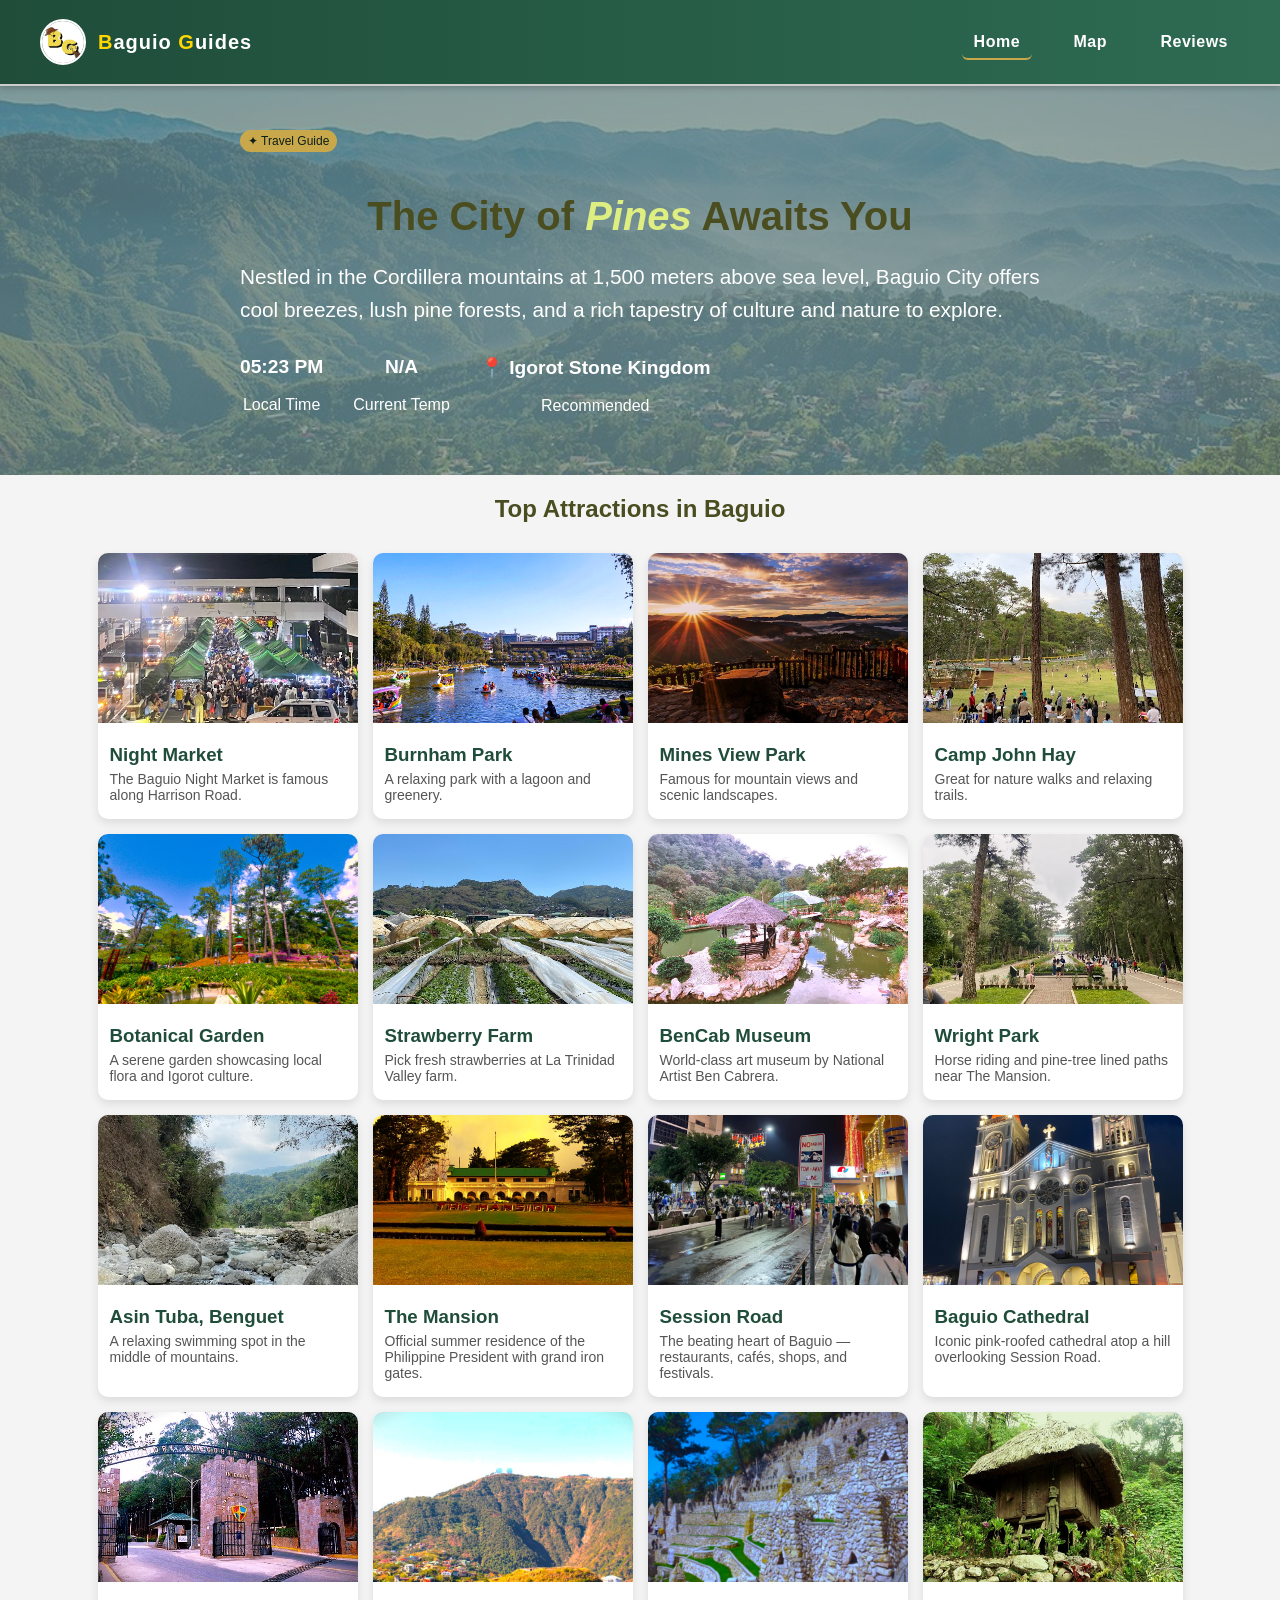
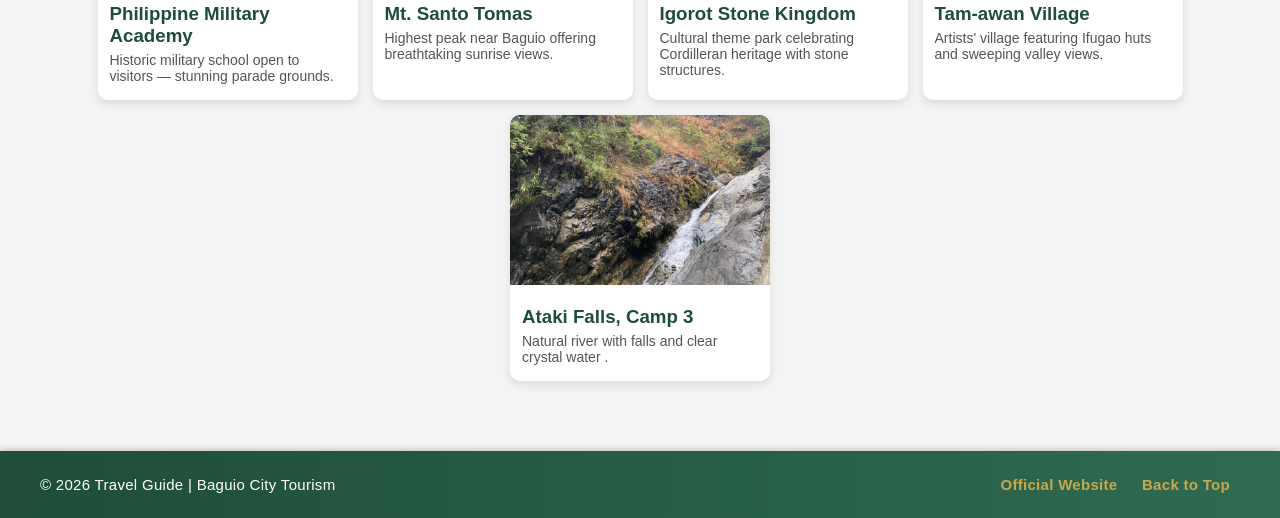
<file: index.html>
<!DOCTYPE html>
<html>
<head>
  <title>Baguio Home</title><!-- For the title -->
  <link rel="stylesheet" href="style.css"> <!-- This is for the style/css -->
</head>
<body>

<nav>
  <div class="nav-left">
    <img src="Logo.png" class="logo"> <!-- This is for the logo -->
    <h1 class="site-name">
      <span class="highlight-b">B</span>aguio <!-- This is for the highlight of the letter B -->
      <span class="highlight-g">G</span>uides <!-- This is for the highlight of the letter g -->
    </h1>
  </div>
  <div class="nav-right">
    <a href="index.html" class="active-page">Home</a> <!-- This is for the home page in navigation, active page for the user to see when viewing this page-->
    <a href="map.html">Map</a> <!-- This is for the Map page in navigation -->
    <a href="review.html">Reviews</a> <!-- This is for the reviews page in navigation -->
  </div>
</nav>


<div class="hero">
  <div class="hero-content">
    <span class="hero-tag">✦ Travel Guide</span> <!-- This is for the small icon -->
    <h1>The City of <em>Pines</em> Awaits You</h1> <!-- This is for the header Text -->
    <p>Nestled in the Cordillera mountains at 1,500 meters above sea level, <!-- This is for the paragraph-->
      Baguio City offers cool breezes, lush pine forests, and a rich tapestry of culture and nature to explore.</p>
      
      <div class="hero-stats"> <!-- This class is for the little features below -->
      <div>
        <strong id="time">--:--</strong><br> <!-- This is for the local time feature -->
        Local Time
      </div>
      <div>
        <strong id="weather-temp">--°C</strong><br> <!-- This is for the real time weather temp feature -->
        Current Temp
      </div>
      <div>
        <strong id="spot">--</strong><br> <!-- This is for the recomended place feature -->
        Recommended
      </div>
    </div>
  </div>
</div>

<h2>Top Attractions in Baguio</h2> <!-- Section header -->

<div class="cards"> <!-- Container for all cards -->

  <div class="card" onclick="openModal('nightmarket')"> <!-- Small card, opens modal when clicked -->
    <img src="night.jpg" alt="Night Market"> <!-- Image shown on the card -->
    <div class="card-content"> <!-- Holds the text content of the card -->
      <h3>Night Market</h3> <!-- Name of the place -->
      <p>The Baguio Night Market is famous along Harrison Road.</p> <!-- Short description about the place -->
    </div>
  </div>


  <div class="card" onclick="openModal('burnham')"> 
    <img src="burn.png" alt="Burnham Park"> 
    <div class="card-content"> 
      <h3>Burnham Park</h3> 
      <p>A relaxing park with a lagoon and greenery.</p> 
    </div>
  </div>

  <div class="card" onclick="openModal('mines')">
    <img src="mines.jpg" alt="Mines View Park">
    <div class="card-content">
      <h3>Mines View Park</h3>
      <p>Famous for mountain views and scenic landscapes.</p>
    </div>
  </div>

  <div class="card" onclick="openModal('campjohnhay')">
    <img src="camp.jpg" alt="Camp John Hay">
    <div class="card-content">
      <h3>Camp John Hay</h3>
      <p>Great for nature walks and relaxing trails.</p>
    </div>
  </div>

  <div class="card" onclick="openModal('botanical')">
    <img src="botanical.jpeg" alt="Botanical Garden">
    <div class="card-content">
      <h3>Botanical Garden</h3>
      <p>A serene garden showcasing local flora and Igorot culture.</p>
    </div>
  </div>

  <div class="card" onclick="openModal('strawberry')">
    <img src="strawberry.jpg" alt="Strawberry Farm">
    <div class="card-content">
      <h3>Strawberry Farm</h3>
      <p>Pick fresh strawberries at La Trinidad Valley farm.</p>
    </div>
  </div>

  <div class="card" onclick="openModal('bencab')">
    <img src="bencab.jpg" alt="BenCab Museum">
    <div class="card-content">
      <h3>BenCab Museum</h3>
      <p>World-class art museum by National Artist Ben Cabrera.</p>
    </div>
  </div>

  <div class="card" onclick="openModal('wright')">
    <img src="wright.jpg" alt="Wright Park">
    <div class="card-content">
      <h3>Wright Park</h3>
      <p>Horse riding and pine-tree lined paths near The Mansion.</p>
    </div>
  </div>

  <div class="card" onclick="openModal('falls')">
    <img src="falls.jpg" alt="Asin Tuba">
    <div class="card-content">
      <h3>Asin Tuba, Benguet</h3>
      <p>A relaxing swimming spot in the middle of mountains.</p>
    </div>
  </div>


  <div class="card" onclick="openModal('mansion')">
    <img src="mansion.jpg" alt="The Mansion">
    <div class="card-content">
      <h3>The Mansion</h3>
      <p>Official summer residence of the Philippine President with grand iron gates.</p>
    </div>
  </div>

  <div class="card" onclick="openModal('session')">
    <img src="session.jpeg" alt="Session Road">
    <div class="card-content">
      <h3>Session Road</h3>
      <p>The beating heart of Baguio — restaurants, cafés, shops, and festivals.</p>
    </div>
  </div>

  <div class="card" onclick="openModal('cathedral')">
    <img src="cathedral.jpeg">
    <div class="card-content">
      <h3>Baguio Cathedral</h3>
      <p>Iconic pink-roofed cathedral atop a hill overlooking Session Road.</p>
    </div>
  </div>

  <div class="card" onclick="openModal('loakan')">
    <img src="pma.jpg" alt="Philippine Military Academy">
    <div class="card-content">
      <h3>Philippine Military Academy</h3>
      <p>Historic military school open to visitors — stunning parade grounds.</p>
    </div>
  </div>

  <div class="card" onclick="openModal('sto_tomas')">
    <img src="tomas.jpg" alt="Mt. Santo Tomas">
    <div class="card-content">
      <h3>Mt. Santo Tomas</h3>
      <p>Highest peak near Baguio offering breathtaking sunrise views.</p>
    </div>
  </div>

  <div class="card" onclick="openModal('igorot')">
    <img src="stone.jpg" alt="Igorot Stone Kingdom">
    <div class="card-content">
      <h3>Igorot Stone Kingdom</h3>
      <p>Cultural theme park celebrating Cordilleran heritage with stone structures.</p>
    </div>
  </div>

  <div class="card" onclick="openModal('tam_awan')">
    <img src="tamawan.jpg" alt="Tam-awan Village">
    <div class="card-content">
      <h3>Tam-awan Village</h3>
      <p>Artists' village featuring Ifugao huts and sweeping valley views.</p>
    </div>
  </div>

  <div class="card" onclick="openModal('ataki')">
    <img src="camp4.jpeg" alt="Ataki Falls">
    <div class="card-content">
      <h3>Ataki Falls, Camp 3</h3>
      <p>Natural river with falls and clear crystal water .</p>
    </div>
  </div>

</div>

<div class="modal-overlay" id="modal-overlay" onclick="closeModal()"></div> <!-- Dark background overlay, closes modal when clicked -->

<div class="modal" id="modal-nightmarket"> <!-- Main modal box for Night Market -->
  <button class="modal-close" onclick="closeModal()">✕</button> <!-- Close button -->
  <img src="night.jpg" alt="Night Market"> <!-- Image of the Night Market -->
  <h2>Baguio Night Market</h2> <!-- Title of the modal -->
  <p><strong>Location:</strong> Harrison Road, Baguio City</p> <!-- Shows the location -->
  <p><strong>Open:</strong> Every night, 10:00 PM – 2:00 AM</p> <!-- Shows the opening hours -->
  <p><strong>About:</strong> The Baguio Night Market stretches along Harrison Road and is one of the most beloved local experiences in the city. You'll find secondhand clothes (ukay-ukay), local street food like taho, kwek-kwek, and isaw, as well as handcrafted souvenirs and accessories at very affordable prices.</p> <!-- Description of the place -->
  <p><strong>Tips:</strong> Bring cash, wear comfortable shoes, and arrive early to get the best picks. Watch your belongings in the crowd.</p> <!-- Helpful tips for visitors -->
  <p><strong>How to get there:</strong> From anywhere in Baguio City, take a jeepney or taxi going to Harrison Road or Burnham Park. It’s within walking distance from Session Road and most central hotels.</p> <!-- Directions to the place -->
  <a href="map.html?spot=nightmarket" class="modal-map-btn">📍 View on Map</a> <!-- Button to view location on map -->
</div>

<div class="modal" id="modal-burnham">
  <button class="modal-close" onclick="closeModal()">✕</button>
  <img src="burn.png" alt="Burnham Park">
  <h2>Burnham Park</h2>
  <p><strong>Location:</strong> Jose Abad Santos Drive, Baguio City</p>
  <p><strong>Open:</strong> Daily, 5:00 AM – 9:00 PM</p>
  <p><strong>About:</strong> Burnham Park is the central park of Baguio City, designed by American architect Daniel Burnham. It features a man-made lagoon where visitors can rent boats, a flower garden, rose garden, bike rentals, and open picnic areas.</p>
  <p><strong>Tips:</strong> Rent a bike and ride around the park. Visit the Rose Garden in the morning when flowers are freshest.</p>
  <p><strong>How to get there:</strong> Located at the city center. Ride any jeepney heading to town proper, Session Road, or Harrison Road. It’s easily accessible by foot from most areas in downtown Baguio.</p>
  <a href="map.html?spot=burnham" class="modal-map-btn">📍 View on Map</a>
</div>

<div class="modal" id="modal-mines">
  <button class="modal-close" onclick="closeModal()">✕</button>
  <img src="mines.jpg" alt="Mines View Park">
  <h2>Mines View Park</h2>
  <p><strong>Location:</strong> Mines View, Baguio City</p>
  <p><strong>Open:</strong> Daily, 6:00 AM – 6:00 PM</p>
  <p><strong>About:</strong> Mines View Park overlooks the old mining town of Itogon and the Cordillera mountain range. The park is lined with souvenir shops selling woodcrafts, silver jewelry, and Baguio ref magnets.</p>
  <p><strong>Tips:</strong> Go early in the morning for the clearest views before the mist rolls in. Bargain politely at the souvenir stalls.</p>
  <p><strong>How to get there:</strong> From Baguio City, ride a jeepney bound for Mines View Park (available at terminals near Session Road). Taxis are also readily available for a quicker trip.</p>
  <a href="map.html?spot=mines" class="modal-map-btn">📍 View on Map</a>
</div>

<div class="modal" id="modal-campjohnhay">
  <button class="modal-close" onclick="closeModal()">✕</button>
  <img src="camp.jpg" alt="Camp John Hay">
  <h2>Camp John Hay</h2>
  <p><strong>Location:</strong> Camp John Hay, Baguio City</p>
  <p><strong>Open:</strong> Daily, 6:00 AM – 10:00 PM</p>
  <p><strong>About:</strong> Camp John Hay is a former American military rest and recreation facility now transformed into a forest reserve and leisure destination. It features pine-forested trails, a golf course, the historical Bell House, restaurants, and a cemetery of negativism.</p>
  <p><strong>Tips:</strong> The forest trails are free to walk. Grab a coffee at one of the cafes inside and enjoy the cool air surrounded by tall pine trees.</p>
  <p><strong>How to get there:</strong> From Baguio City, take a jeepney bound for Camp John Hay or Scout Barrio. You can also take a taxi directly to the main entrance.</p>
  <a href="map.html?spot=campjohnhay" class="modal-map-btn">📍 View on Map</a>
</div>

<div class="modal" id="modal-botanical">
  <button class="modal-close" onclick="closeModal()">✕</button>
  <img src="botanical.jpeg" alt="Botanical Garden">
  <h2>Botanical Garden</h2>
  <p><strong>Location:</strong> Leonard Wood Road, Baguio City</p>
  <p><strong>Open:</strong> Daily, 6:00 AM – 6:00 PM | Free Entrance</p>
  <p><strong>About:</strong> Baguio's Botanical Garden is a peaceful green space that celebrates both the natural beauty of the region and the indigenous Igorot culture. You can find life-sized Igorot village displays, native plant collections, and quiet walking paths.</p>
  <p><strong>Tips:</strong> Entrance is free! It's a great stop for a quiet morning walk. Look for the native huts that demonstrate traditional mountain province architecture.</p>
  <p><strong>How to get there:</strong> Ride a jeepney from town heading to Pacdal, Mines View, or Navy Base. Ask the driver to drop you off at Botanical Garden.</p>
  <a href="map.html?spot=botanical" class="modal-map-btn">📍 View on Map</a>
</div>

<div class="modal" id="modal-strawberry">
  <button class="modal-close" onclick="closeModal()">✕</button>
  <img src="strawberry.jpg" alt="Strawberry Farm">
  <h2>Strawberry Farm</h2>
  <p><strong>Location:</strong> La Trinidad, Benguet (near Baguio)</p>
  <p><strong>Open:</strong> Daily, 6:00 AM – 5:00 PM</p>
  <p><strong>About:</strong> The La Trinidad Strawberry Farm is one of the most popular side trips from Baguio City. Visitors can walk through rows of strawberry plants and pick their own fresh berries. The farm is especially lush from December to May.</p>
  <p><strong>Tips:</strong> The picking season peaks from January to March. Wear shoes you don't mind getting muddy.</p>
  <p><strong>How to get there:</strong> From Baguio City, ride a jeepney bound for La Trinidad (available at Magsaysay Avenue). Ask to be dropped off at Strawberry Farm.</p>
  <a href="map.html?spot=strawberry" class="modal-map-btn">📍 View on Map</a>
</div>

<div class="modal" id="modal-bencab">
  <button class="modal-close" onclick="closeModal()">✕</button>
  <img src="bencab.jpg" alt="BenCab Museum">
  <h2>BenCab Museum</h2>
  <p><strong>Location:</strong> Asin Road, Tuba, Benguet (near Baguio)</p>
  <p><strong>Open:</strong> Tuesday – Sunday, 9:00 AM – 6:00 PM</p>
  <p><strong>About:</strong> The BenCab Museum is a world-class art museum dedicated to the works of National Artist Benedicto Cabrera (BenCab) and other Filipino artists. The museum is built into a hillside surrounded by lush gardens and a small lake.</p>
  <p><strong>Tips:</strong> Allow at least 2–3 hours to fully explore. The outdoor garden and lake area are just as beautiful as the galleries inside.</p>
  <p><strong>How to get there:</strong> From Baguio City, ride a jeepney bound for Asin Road. Ask to be dropped off at BenCab Museum. You may need a short tricycle ride for the final stretch.</p>
  <a href="map.html?spot=bencab" class="modal-map-btn">📍 View on Map</a>
</div>

<div class="modal" id="modal-wright">
  <button class="modal-close" onclick="closeModal()">✕</button>
  <img src="wright.jpg" alt="Wright Park">
  <h2>Wright Park</h2>
  <p><strong>Location:</strong> Gibraltar Road, Baguio City</p>
  <p><strong>Open:</strong> Daily, 6:00 AM – 6:00 PM</p>
  <p><strong>About:</strong> Wright Park is a wide open field famous for horseback riding, located right beside The Mansion. The park features a long reflecting pool lined with tall pine trees, making it one of the most scenic spots in Baguio.</p>
  <p><strong>Tips:</strong> Try horseback riding early in the morning. Don't forget to visit The Mansion gate nearby for a great photo opportunity.</p>
  <p><strong>How to get there:</strong> Ride a jeepney bound for Mines View Park or Pacdal from Baguio City. Ask to be dropped off at Wright Park.</p>
  <a href="map.html?spot=wright" class="modal-map-btn">📍 View on Map</a>
</div>

<div class="modal" id="modal-falls">
  <button class="modal-close" onclick="closeModal()">✕</button>
  <img src="falls.jpg" alt="Asin Tuba">
  <h2>Asin Tuba, Benguet</h2>
  <p><strong>Location:</strong> Asin Rd, Tuba Benguet</p>
  <p><strong>Open:</strong> Daily, 6:00 AM – 6:00 PM</p>
  <p><strong>About:</strong> This swimming spot is nestled in the heart of the mountains and is well known for its refreshingly cold and crystal-clear waters, especially during the hot season.</p>
  <p><strong>Tips:</strong> Bring towels, as the water can be quite cold especially during the colder months.</p>
  <p><strong>How to get there:</strong> From Baguio City, ride a jeepney bound for Asin Road. Ask to be dropped off at the nearest resort or falls area. A short tricycle ride may be needed depending on your exact destination.</p>
  <a href="map.html?spot=asin" class="modal-map-btn">📍 View on Map</a>
</div>


<div class="modal" id="modal-mansion">
  <button class="modal-close" onclick="closeModal()">✕</button>
  <img src="mansion.jpg" alt="The Mansion">
  <h2>The Mansion</h2>
  <p><strong>Location:</strong> Gibraltar Road, Baguio City</p>
  <p><strong>Open:</strong> Daily, 7:00 AM – 5:00 PM (grounds only)</p>
  <p><strong>About:</strong> The Mansion is the official summer residence of the President of the Philippines. Its iconic white wrought-iron gate and well-manicured gardens make it one of Baguio's most photographed landmarks. The main house is not open to the public, but the gate area and grounds are a popular photo spot, especially on weekends when guards in formal uniform are on duty.</p>
  <p><strong>Tips:</strong> Combine this visit with Wright Park next door. Morning visits offer the best lighting for photos. Entrance to the gate area is free.</p>
  <p><strong> How to get there:</strong> From Session Road or Burnham Park, ride a jeepney with a "Loakan" or "Wright Park" route. Alight near the Wright Park stop — The Mansion gate is a short walk uphill.</p>
  <a href="map.html?spot=mansion" class="modal-map-btn">📍 View on Map</a>
</div>


<div class="modal" id="modal-session">
  <button class="modal-close" onclick="closeModal()">✕</button>
  <img src="session.jpeg" alt="Session Road">
  <h2>Session Road</h2>
  <p><strong>Location:</strong> Session Road, Baguio City (city center)</p>
  <p><strong>Open:</strong> 24/7 (most shops open 8:00 AM – 10:00 PM)</p>
  <p><strong>About:</strong> Session Road is the main commercial thoroughfare and cultural center of Baguio City. Lined with restaurants, coffee shops, boutiques, bookstores, and art galleries, it's the perfect place to experience Baguio's urban energy. Every April during Panagbenga Festival, the road transforms into a parade route filled with floats decorated in flowers.</p>
  <p><strong>Tips:</strong> Walk the entire stretch (about 1 km) to soak it all in. Visit on a Sunday when part of the road closes to traffic for the "Session in Session" market. Try local coffee at one of the many charming cafés.</p>
  <p><strong> How to get there:</strong> Session Road is Baguio's central hub — almost all jeepney routes pass through here. From the bus terminal (Dangwa or Victory Liner), take any jeepney marked "Session Road" or "City Center."</p>
  <a href="map.html?spot=session" class="modal-map-btn">📍 View on Map</a>
</div>


<div class="modal" id="modal-cathedral">
  <button class="modal-close" onclick="closeModal()">✕</button>
  <img src="cathedral.jpeg" alt="Baguio Cathedral">
  <h2>Baguio Cathedral</h2>
  <p><strong>Location:</strong> Upper Session Road, Baguio City</p>
  <p><strong>Open:</strong> Daily, 6:00 AM – 8:00 PM (masses held throughout the day)</p>
  <p><strong>About:</strong> Our Lady of the Atonement Cathedral — popularly known as Baguio Cathedral — is one of the most recognizable landmarks in the city. Perched on a hill at the top of Session Road, its twin pink spires and bright white facade stand out against the green hillside. The cathedral was built in 1936 and is a spiritual and cultural anchor for the city.</p>
  <p><strong>Tips:</strong> Climb the long staircase from Session Road for a classic Baguio photo. Attend an early morning mass for a peaceful and inspiring experience. The view from the cathedral steps looking down Session Road is spectacular.</p>
  <p><strong> How to get there:</strong> Walk up from Session Road — the cathedral is at the top of the road. Alternatively, take any jeepney heading to "Mines View" or "Dominican" and ask to be dropped at the cathedral steps.</p>
  <a href="map.html?spot=cathedral" class="modal-map-btn">📍 View on Map</a>
</div>


<div class="modal" id="modal-loakan">
  <button class="modal-close" onclick="closeModal()">✕</button>
  <img src="pma.jpg" alt="Philippine Military Academy">
  <h2>Philippine Military Academy</h2>
  <p><strong>Location:</strong> Fort Del Pilar, Loakan, Baguio City</p>
  <p><strong>Open:</strong> Daily, 8:00 AM – 5:00 PM (visitor access; valid ID required)</p>
  <p><strong>About:</strong> The Philippine Military Academy (PMA) is the premier military university of the Philippines, training the country's future military officers. Visitors are welcome in designated areas, including the parade ground, the chapel, and the PMA museum. The beautifully maintained campus amid the pine forests of Loakan is a sight to behold.</p>
  <p><strong>Tips:</strong> Bring a valid government-issued ID for entry. Visit during the Homecoming parade (usually February) to see cadets in full dress uniform. Photography restrictions apply inside — always ask before shooting.</p>
  <p><strong> How to get there:</strong> From Session Road or Burnham Park, ride a jeepney with the "Loakan" route. Tell the driver you're heading to PMA — it's the last major stop on that route.</p>
  <a href="map.html?spot=loakan" class="modal-map-btn">📍 View on Map</a>
</div>


<div class="modal" id="modal-sto_tomas">
  <button class="modal-close" onclick="closeModal()">✕</button>
  <img src="tomas.jpg" alt="Mt. Santo Tomas">
  <h2>Mt. Santo Tomas</h2>
  <p><strong>Location:</strong> Tuba, Benguet (near Baguio City)</p>
  <p><strong>Open:</strong> Best visited at sunrise; accessible by road anytime</p>
  <p><strong>About:</strong> At 2,260 meters above sea level, Mt. Santo Tomas is the highest peak accessible by vehicle near Baguio City. On clear days, the summit offers a sweeping panorama of the Cordillera mountain range, the Ilocos coastline, and even parts of the South China Sea. A communications tower sits at the summit, and the trails around the mountain are popular among hikers.</p>
  <p><strong>Tips:</strong> Go before 6:00 AM for a clear sunrise. Bring a jacket — temperatures near the summit can drop to single digits at night. You can rent a motorbike or arrange a jeepney from Baguio proper for the drive up.</p>
  <p><strong> How to get there:</strong> From Baguio City (Kayang Street terminal), take a jeepney bound for "Sto. Tomas" in Tuba, Benguet. Alternatively, hire a tricycle from the Loakan area or arrange a private vehicle for the summit road.</p>
  <a href="map.html?spot=sto_tomas" class="modal-map-btn">📍 View on Map</a>
</div>


<div class="modal" id="modal-igorot">
  <button class="modal-close" onclick="closeModal()">✕</button>
  <img src="stone.jpg" alt="Igorot Stone Kingdom">
  <h2>Igorot Stone Kingdom</h2>
  <p><strong>Location:</strong> Outlook Drive, Baguio City</p>
  <p><strong>Open:</strong> Daily, 8:00 AM – 6:00 PM | Entrance fee applies</p>
  <p><strong>About:</strong> The Igorot Stone Kingdom is a cultural theme park and resort that celebrates the rich heritage of the Cordilleran indigenous peoples. The park features impressive stone structures, tribal sculptures, and architecture inspired by Igorot traditions. It offers hands-on cultural experiences, photo spots, and panoramic mountain views from Outlook Drive.</p>
  <p><strong>Tips:</strong> Great for family visits and cultural immersion. Wear comfortable walking shoes as the terrain is hilly. Try the local Cordilleran snacks at the park's food stalls.</p>
  <p><strong> How to get there:</strong> From Session Road, take a jeepney heading toward "Outlook Drive" or "Dominican Hill." Ask the driver or conductor to drop you off at Igorot Stone Kingdom — it's along the main Outlook Drive road.</p>
  <a href="map.html?spot=igorot" class="modal-map-btn">📍 View on Map</a>
</div>


<div class="modal" id="modal-tam_awan">
  <button class="modal-close" onclick="closeModal()">✕</button>
  <img src="tamawan.jpg" alt="Tam-awan Village">
  <h2>Tam-awan Village</h2>
  <p><strong>Location:</strong> Long Long Benguet Road, Pinsao Proper, Baguio City</p>
  <p><strong>Open:</strong> Daily, 9:00 AM – 6:00 PM | Entrance fee applies</p>
  <p><strong>About:</strong> Tam-awan Village is a living arts and culture village set on a hillside with breathtaking views of the Baguio valley. It features authentic Ifugao and Kalinga huts brought from mountain provinces, art galleries showcasing indigenous and contemporary Filipino art, and workshops for visitors. Local artists often set up here and the village regularly hosts cultural events and performances.</p>
  <p><strong>Tips:</strong> Check their Facebook page for upcoming art shows or workshops. Visitors can stay overnight in the traditional huts for a unique experience. The valley view is best in the late afternoon.</p>
  <p><strong> How to get there:</strong> From Session Road, take a jeepney to "Trancoville" or "Dominican." Then ride a tricycle from there to Tam-awan Village — it's about 10–15 minutes uphill from the main jeepney route.</p>
  <a href="map.html?spot=tam_awan" class="modal-map-btn">📍 View on Map</a>
</div>


<div class="modal" id="modal-ataki">
  <button class="modal-close" onclick="closeModal()">✕</button>
  <img src="camp4.jpeg" alt="Ataki Falls">
  <h2>Ataki Falls, Camp 3</h2>
  <p><strong>Location:</strong> Ataki falls, Camp 3, Tuba, Benguet (along Kennon Road, near Baguio City)</p>
  <p><strong>Open:</strong> Accessible daily; best visited during daylight hours (no entrance fee for general area)</p>
  <p><strong>About:</strong> Camp 3 in Tuba, Benguet is a historic and scenic stop along Kennon Road, known for its cool mountain air, lush pine surroundings, and proximity to iconic landmarks like Lion’s Head. It serves as a gateway between the lowlands and Baguio City, offering visitors a peaceful resting spot with views of forested slopes and winding mountain roads.</p>
  <p><strong>Tips:</strong> Bring a jacket as the area can get chilly, especially in the early morning or late afternoon. Be cautious when walking near the roadside, as vehicles frequently pass through Kennon Road. It’s a great quick stop for photos and fresh air.</p>
  <p><strong>How to get there:</strong> From Baguio City, take a van or jeep bound for Kennon Road or Pangasinan via Kennon. Ask to be dropped off at Camp 4. If coming from the lowlands, it’s one of the last stops before reaching Baguio. Private vehicles can easily access the area via Kennon Road.</p>
  <a href="map.html?spot=ataki" class="modal-map-btn">📍 View on Map</a>
</div>

<footer> <!-- Footer section -->
  <p>&copy; 2026 Travel Guide | Baguio City Tourism</p> <!-- Copyright text -->
  <p>
    <a href="https://www.baguio.gov.ph" target="_blank">Official Website</a> <!-- Link to official Baguio website (opens new tab) -->
    <a href="#">Back to Top</a> <!-- Scrolls back to the top of the page -->
  </p>

</footer>

<script> <!-- Javascript section -->

  function openModal(id) {
    document.getElementById('modal-overlay').style.display = 'block'; // Show dark background
    document.getElementById('modal-' + id).style.display = 'block'; // Show selected modal
    document.body.style.overflow = 'hidden'; // Stop page scroll
  }
  
  function closeModal() {
    document.getElementById('modal-overlay').style.display = 'none'; // Hide background
    document.querySelectorAll('.modal').forEach(function(m) {
      m.style.display = 'none'; // Hide all modals
    });
    document.body.style.overflow = 'auto'; // Enable scroll
  }
  
  document.addEventListener('keydown', function(e) {
    if (e.key === 'Escape') closeModal(); // Close modal on ESC
  });
  
  (function () { // Auto run when page loads
  
    // Get weather data
    fetch("https://api.open-meteo.com/v1/forecast?latitude=16.4023&longitude=120.5960&current_weather=true")
      .then(response => response.json())
      .then(data => {
        var temp = Math.round(data.current_weather.temperature); // Get temp
        document.getElementById("weather-temp").textContent = temp + "°C"; // Show temp
      })
      .catch(() => {
        document.getElementById("weather-temp").textContent = "N/A"; // Error fallback
      });
  
    // List of tourist spots
    var spots = [
      "Night Market","Burnham Park","Mines View Park","Camp John Hay",
      "Botanical Garden","Strawberry Farm","BenCab Museum","Wright Park",
      "Asin Tuba, Benguet","The Mansion","Session Road","Baguio Cathedral",
      "Philippine Military Academy","Mt. Santo Tomas",
      "Igorot Stone Kingdom","Tam-awan Village","Ataki Falls"
    ];
  
    var random = Math.floor(Math.random() * spots.length); // Pick random spot
    document.getElementById("spot").textContent = "📍 " + spots[random]; // Show spot
  
    setInterval(() => { // Update time every second
      var now = new Date(); // Get time
      document.getElementById("time").textContent =
        now.toLocaleTimeString([], { hour: '2-digit', minute: '2-digit' }); // Show time
    }, 1000);
  
  })();
</script>
</body>
</html>
</file>
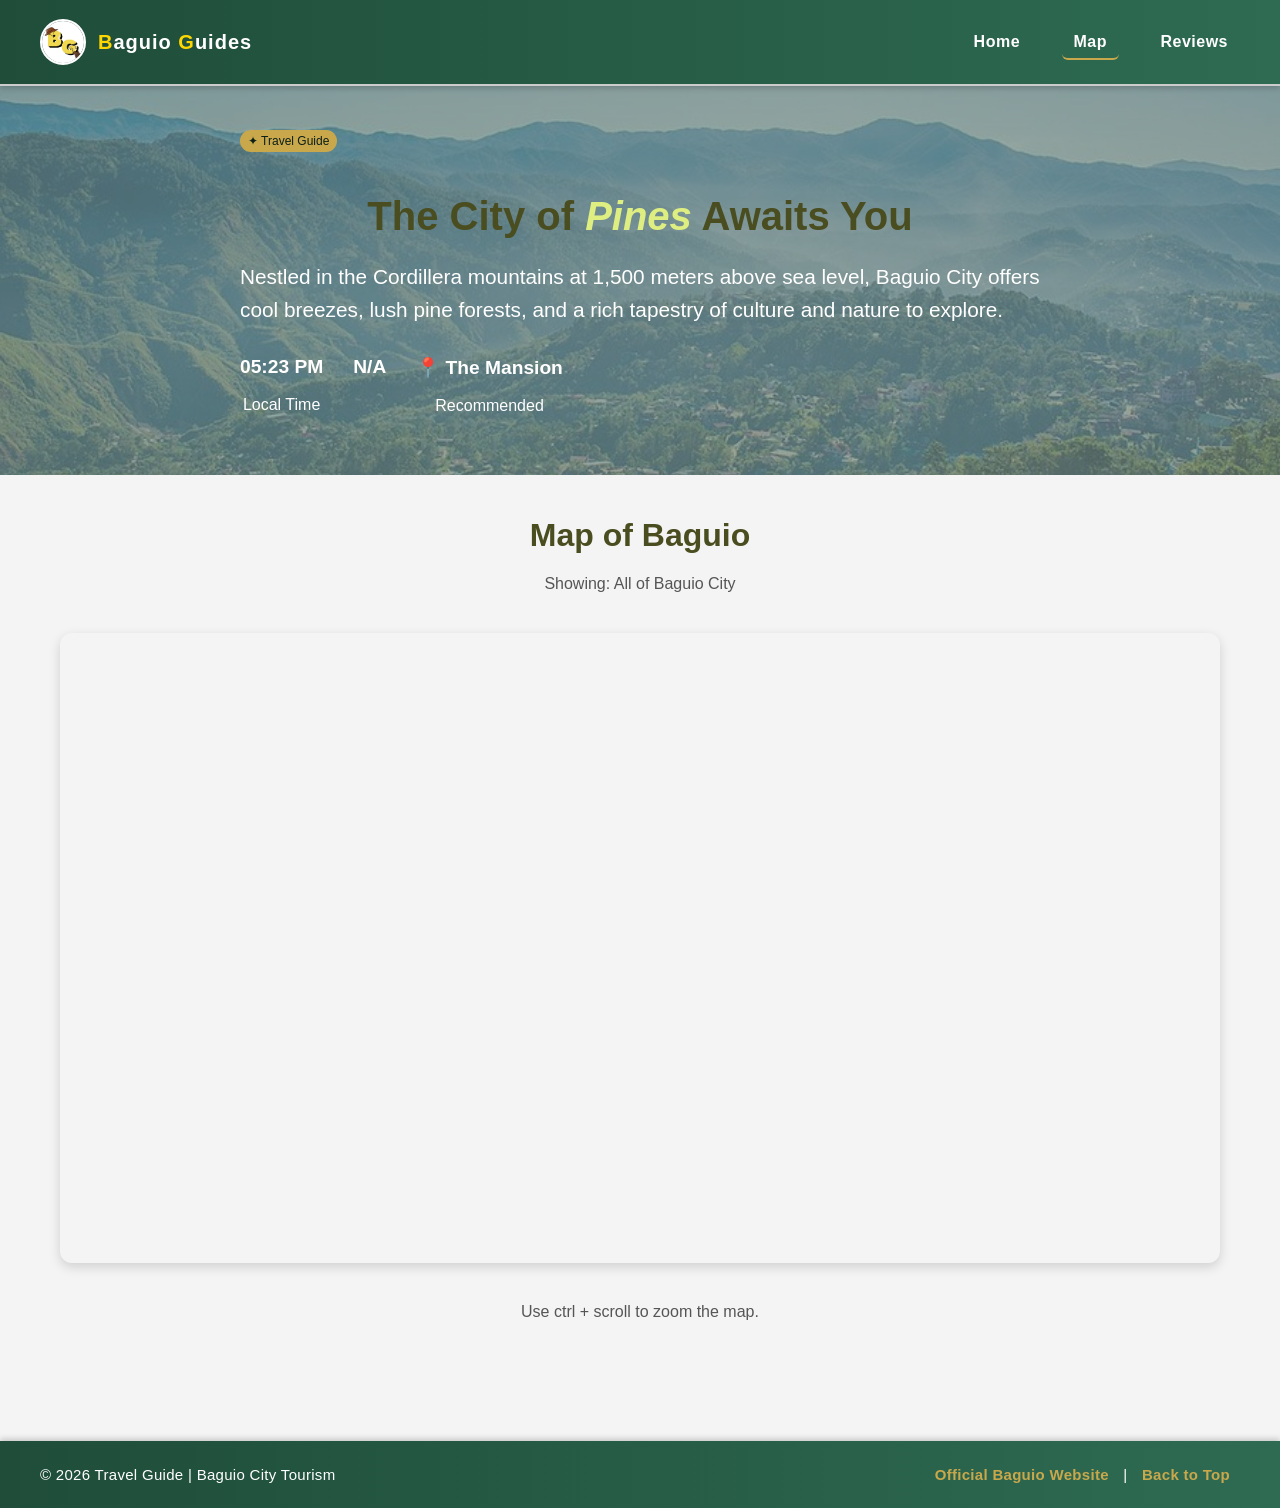
<file: map.html>
<!DOCTYPE html>
<html>
<head>
  <title>Baguio Map</title><!-- For the title -->
  <link rel="stylesheet" href="style.css"> <!-- This is for the style/css -->
</head>
<body>

  <nav>
    <div class="nav-left">
      <img src="Logo.png" class="logo"> <!-- This is for the logo -->
      <h1 class="site-name">
        <span class="highlight-b">B</span>aguio <!-- This is for the highlight of the letter B -->
        <span class="highlight-g">G</span>uides <!-- This is for the highlight of the letter g -->
      </h1>
    </div>

  <div class="nav-right">
    <a href="index.html">Home</a> <!-- This is for the home page in navigation -->
    <a href="map.html" class="active-page">Map</a> <!-- This is for the Map page in navigation, active page for the user to see when viewing this page -->
    <a href="review.html">Reviews</a> <!-- This is for the reviews page in navigation -->
  </div>
</nav>
<div class="hero"> <!-- Hero section (top banner) -->
  <div class="hero-content"> <!-- Text inside hero -->
    <span class="hero-tag">✦ Travel Guide</span> <!-- Small label -->
    <h1>The City of <em>Pines</em> Awaits You</h1> <!-- Main title -->
    <p>
      Nestled in the Cordillera mountains at 1,500 meters above sea level,
      Baguio City offers cool breezes, lush pine forests, and a rich tapestry of culture and nature to explore.
    </p> <!-- Description -->
    <div class="hero-stats"> 
      <div>
        <strong id="time">--:--</strong><br> <!-- This is for the local time feature -->
        Local Time
      </div>
      <div>
        <strong id="weather-temp">--°C</strong><br> <!-- This is for the real time weather temp feature -->
      </div>
      <div>
        <strong id="spot">--</strong><br> <!-- This is for the recomended place feature -->
        Recommended
      </div>

    </div>
  </div>
</div>

<div class="container"> <!-- Section for map title -->
  <h1 id="map-title">Map of Baguio</h1> <!-- Map title -->

  <p id="map-subtitle" style="text-align:center; color:#555; margin-bottom: 20px;">
    Showing: All of Baguio City
  </p> <!-- Subtitle -->
</div>

<div class="map-wrapper"> <!-- Holds the map -->
  <iframe
    id="map-frame"
    src="https://www.google.com/maps?q=Baguio+City&output=embed"> <!-- Google map link -->
  </iframe> <!-- Google map embed -->
</div>

<div class="container"> <!-- Bottom section -->
  
  <p style="text-align:center; color:#555; margin-bottom: 20px;">
    Use ctrl + scroll to zoom the map. <!-- Text for instruction -->
  </p> 

  <div class="spot-list"></div> <!-- List of places will appear here -->

</div>

<footer>
  <p>&copy; 2026 Travel Guide | Baguio City Tourism</p> <!-- Copyright text -->
  <p>
    <a href="https://www.baguio.gov.ph" target="_blank">Official Baguio Website</a> | <!-- Link to official Baguio website (opens new tab) -->
    <a href="#">Back to Top</a> <!-- Scrolls back to the top of the page -->
  </p>
</footer>

<script>
  // List of tourist spot
  var spots = {
    nightmarket:  { name: 'Night Market',       query: 'Baguio+Night+Market+Harrison+Road+Baguio+City' },
    burnham:      { name: 'Burnham Park',        query: 'Burnham+Park+Baguio+City' },
    mines:        { name: 'Mines View Park',     query: 'Mines+View+Park+Baguio+City' },
    campjohnhay:  { name: 'Camp John Hay',       query: 'Camp+John+Hay+Baguio+City' },
    botanical:    { name: 'Botanical Garden',    query: 'Botanical+Garden+Baguio+City' },
    strawberry:   { name: 'Strawberry Farm',     query: 'Strawberry+Farm+La+Trinidad+Benguet' },
    bencab:       { name: 'BenCab Museum',       query: 'BenCab+Museum+Asin+Road+Tuba+Benguet' },
    wright:       { name: 'Wright Park',         query: 'Wright+Park+Baguio+City' },
    asin:         { name: 'Asin Tuba, Benguet',  query: 'Nangalisan+Tuba+Benguet'   },
    mansion:      { name: 'The Mansion',              query: 'The+Mansion+Baguio+City' },
    session:   { name: 'Session Road',             query: 'Session+Road+Baguio+City' },
    cathedral: { name: 'Baguio Cathedral',         query: 'Our+Lady+Atonement+Cathedral+Baguio' },
    loakan:    { name: 'Philippine Military Academy', query: 'PMA+Fort+Del+Pilar+Baguio' },
    sto_tomas: { name: 'Mt. Santo Tomas',          query: 'Mount+Santo+Tomas+Tuba+Benguet' },
    igorot:    { name: 'Igorot Stone Kingdom',     query: 'Igorot+Stone+Kingdom+Baguio' },
    tam_awan:  { name: 'Tam-awan Village',         query: 'Tam-awan+Village+Baguio' },
    ataki:   { name: 'Ataki Falls, Camp 3',             query: 'Ataki+Falls+Camp3+Tuba+Baguio' }
  };

  function showSpot(id) {
    if (!spots[id]) return;

    var spot = spots[id];
    var frame = document.getElementById('map-frame');
    var title = document.getElementById('map-title');
    var subtitle = document.getElementById('map-subtitle');


    frame.src = 'https://www.google.com/maps?q=' + spot.query + '&output=embed';

 
    title.textContent = spot.name;
    subtitle.textContent = 'Showing: ' + spot.name;

 
    var items = document.querySelectorAll('.spot-item');
    for (var i = 0; i < items.length; i++) {
      items[i].classList.remove('active');
    }
    event.currentTarget.classList.add('active');

 
    document.getElementById('map-frame').scrollIntoView({ behavior: 'smooth', block: 'center' });
  }

  
  window.onload = function() {
    var params = new URLSearchParams(window.location.search);
    var spot = params.get('spot');
    if (spot && spots[spot]) {
      showSpot(spot);

      var items = document.querySelectorAll('.spot-item');
      var keys = Object.keys(spots);
      var idx = keys.indexOf(spot);
      if (idx !== -1 && items[idx]) {
        items[idx].classList.add('active');
      }
    }
  };

(function () {

  fetch("https://api.open-meteo.com/v1/forecast?latitude=16.4023&longitude=120.5960&current_weather=true")
    .then(response => response.json())
    .then(data => {
      var temp = Math.round(data.current_weather.temperature);
      document.getElementById("weather-temp").textContent = temp + "°C";
    })
    .catch(() => {
      document.getElementById("weather-temp").textContent = "N/A";
    });

  var spots = [
  "Night Market",
  "Burnham Park",
  "Mines View Park",
  "Camp John Hay",
  "Botanical Garden",
  "Strawberry Farm",
  "BenCab Museum",
  "Wright Park",
  "Asin Tuba, Benguet",
  "The Mansion",
  "Session Road",
  "Baguio Cathedral",
  "Philippine Military Academy",
  "Mt. Santo Tomas",
  "Igorot Stone Kingdom",
  "Tam-awan Village",
  "Camp 4 Tuba"
];

  var random = Math.floor(Math.random() * spots.length);
  document.getElementById("spot").textContent = "📍 " + spots[random];
  
  setInterval(() => {
    var now = new Date();
    document.getElementById("time").textContent =
      now.toLocaleTimeString([], { hour: '2-digit', minute: '2-digit' });
  }, 1000);

})();
</script>

</body>
</html>
</file>
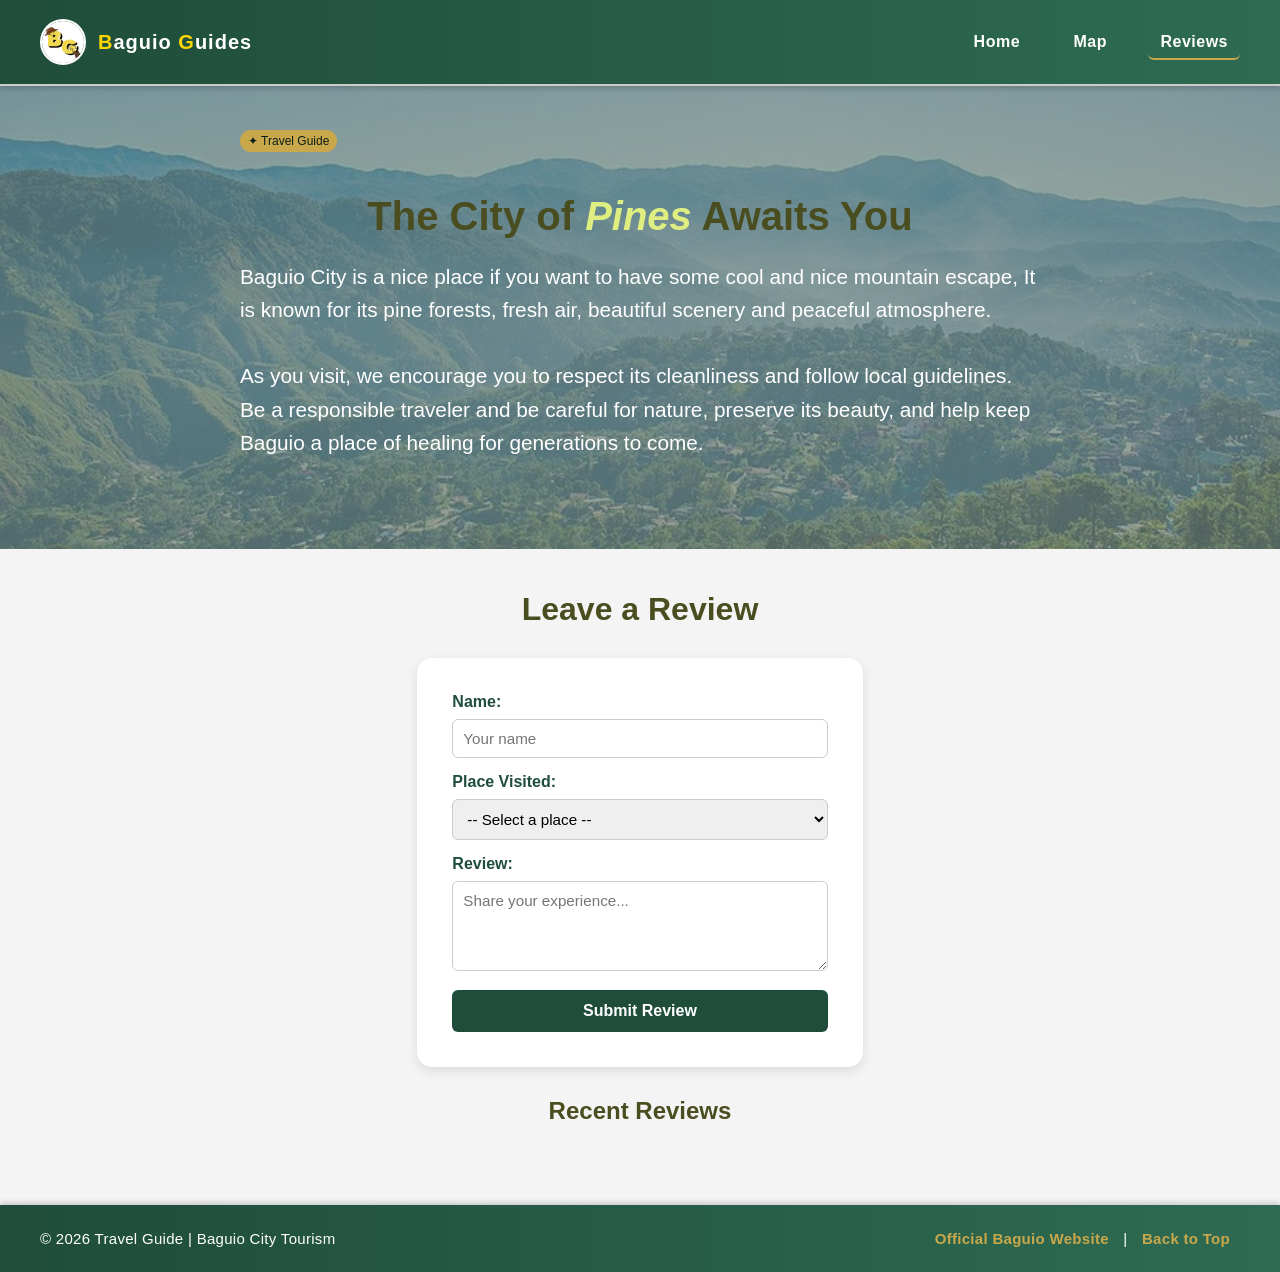
<file: review.html>
<!DOCTYPE html>
<html>
<head>
  <title>Reviews</title><!-- For the title -->
  <link rel="stylesheet" href="style.css"> <!-- This is for the style/css -->
</head>
<body>


  <nav>
    <div class="nav-left">
      <img src="Logo.png" class="logo"> <!-- This is for the logo -->
      <h1 class="site-name">
        <span class="highlight-b">B</span>aguio <!-- This is for the highlight of the letter B -->
        <span class="highlight-g">G</span>uides <!-- This is for the highlight of the letter g -->
      </h1>
    </div>
  <div class="nav-right">
    <a href="index.html">Home</a> <!-- This is for the home page in navigation -->
    <a href="map.html">Map</a> <!-- This is for the Map page in navigation-->
    <a href="review.html" class="active-page">Reviews</a> <!-- This is for the reviews page in navigation, active page for the user to see when viewing this page -->
  </div>
</nav>


<div class="hero">
  <div class="hero-content">
    <span class="hero-tag">✦ Travel Guide</span>
    <h1>The City of <em>Pines</em> Awaits You</h1>
    <p>
  Baguio City is a nice place if you want to have some cool and nice mountain escape, It is known for its pine forests, fresh air, beautiful scenery and peaceful atmosphere.<br><br>
  As you visit, we encourage you to respect its cleanliness and follow local guidelines.<br>
  Be a responsible traveler and be careful for nature, preserve its beauty, and help keep Baguio a place of healing for generations to come.
</p>
  </div>
</div>

<div class="container">
  <h1>Leave a Review</h1>

  <form onsubmit="submitReview(event)">
    <label for="name">Name:</label>
    <input type="text" id="name" placeholder="Your name">

    <label for="place">Place Visited:</label>
    <select id="place">
      <option value="">-- Select a place --</option>
      <option value="Night Market">Night Market</option>
      <option value="Burnham Park">Burnham Park</option>
      <option value="Mines View Park">Mines View Park</option>
      <option value="Camp John Hay">Camp John Hay</option>
      <option value="Botanical Garden">Botanical Garden</option>
      <option value="Strawberry Farm">Strawberry Farm</option>
      <option value="BenCab Museum">BenCab Museum</option>
      <option value="Wright Park">Wright Park</option>
      <option value="Asin Tuba, Benguet">Asin Tuba, Benguet</option>
      <option value="The Mansion">The Mansion</option>
      <option value="Session Road">Session Road</option>
      <option value="Baguio Cathedral">Baguio Cathedral</option>
      <option value="Philippine Military Academy">Philippine Military Academy</option>
      <option value="Mt. Santo Tomas">Mt. Santo Tomas</option>
      <option value="Igorot Stone Kingdom">Igorot Stone Kingdom</option>
      <option value="Tam-awan Village">Tam-awan Village</option>
      <option value="Camp 4 Tuba">Camp 4 Tuba</option>
    </select>

   
    <input type="hidden" id="stars" value="0">

    <label for="review">Review:</label>
    <textarea id="review" rows="4" placeholder="Share your experience..."></textarea>

    <button type="submit">Submit Review</button>
  </form>

  <h2>Recent Reviews</h2>
  <div id="reviews-list">
    
  </div>
</div>

<div class="success-overlay" id="successOverlay"></div>
<div class="success-prompt" id="successPrompt">
  <h3>Review Submitted!</h3>
  <p>✅ Thank you for sharing your feedback.</p>
  <button onclick="closeSuccessPrompt()">OK</button>
</div>


<footer>
  <p>&copy; 2026 Travel Guide | Baguio City Tourism</p> <!-- Copyright text -->
  <p>
    <a href="https://www.baguio.gov.ph" target="_blank">Official Baguio Website</a> | <!-- Link to official Baguio website (opens new tab) -->
    <a href="#">Back to Top</a> <!-- Scrolls back to the top of the page -->
  </p>
</footer>

<script>
  const form = document.getElementById('reviewForm');
  const overlay = document.getElementById('successOverlay');
  const promptBox = document.getElementById('successPrompt');

  form.addEventListener('submit', submitReview);

  function closeSuccessPrompt() {
    overlay.style.display = 'none';
    promptBox.style.display = 'none';
  }

  function submitReview(e) {
    e.preventDefault();

    const name = document.getElementById('name').value.trim();
    const place = document.getElementById('place').value.trim();
    const review = document.getElementById('review').value.trim();

    
    if (!name || !place || !review) {
    alert('Please fill in all fields!');
    return;
}
    const card = document.createElement('div');
    card.className = 'review-card new-review';
    card.innerHTML =
      '<div class="review-header">' +
        '<span class="review-name">' + name + '</span>' +
        '<span class="review-place">📍 ' + place + '</span>' +
      '</div>' +
      '<p>' + review + '</p>';

    const list = document.getElementById('reviews-list');
    list.insertBefore(card, list.firstChild);

    
    document.getElementById('name').value = '';
    document.getElementById('place').value = '';
    document.getElementById('review').value = '';
    document.getElementById('stars').value = '0';

   
    overlay.style.display = 'block';
    promptBox.style.display = 'block';
  } 
</script>
</body>
</html>
</file>
<file: style.css>
body {
    font-family: Arial, sans-serif;
    margin: 0;
    background-color: #f4f4f4;
    padding-top: 70px;
    display: flex;
    flex-direction: column;
    min-height: 100vh;
  }
  
  nav {
    display: flex;
    justify-content: space-between;
    align-items: center;
    background: linear-gradient(90deg, #1f4d3a, #2e6b52);
    padding: 14px 40px;
    border-bottom: 2px solid #ccc;
    position: fixed;
    top: 0;
    left: 0;
    right: 0;
    z-index: 1000;
    box-shadow: 0 2px 6px rgba(0,0,0,0.2);
  }
  
  .nav-right a {
    color: #fff;
    margin-left: 25px;
    text-decoration: none;
    font-weight: 600;
    font-size: 16px;
    letter-spacing: 0.5px;
    transition: color 0.3s ease, transform 0.2s ease, background-color 0.3s ease;
    padding: 8px 12px;
    border-radius: 6px;
  }
  
  .nav-right a:hover {
    color: #c9a84c;
    transform: translateY(-2px);
    background-color: rgba(255,255,255,0.1);
  }
  
  .active-page {
    border-bottom: 2px solid #c9a84c;
  }
  
  .nav-left {
    display: flex;
    align-items: center;
    gap: 12px;
  }
  
  .logo {
    height: 42px;
    width: 42px;
    border-radius: 50%;
    border: 2px solid #fff;
  }
  
  .site-name {
    color: #fff;
    font-weight: 700;
    font-size: 20px;
    letter-spacing: 1px;
  }
  
  .highlight-b {
    color: #ffd700;   
  }
  
  .highlight-g {
    color: #ffd700;   
  }

.hero {
  background: url('background.jpg') no-repeat center center;
  background-size: cover;
  color: white;
  padding: 60px 20px;
  position: relative;
}

.hero::before {
  content: "";
  position: absolute;
  top: 0; left: 0; right: 0; bottom: 0;
  background: rgba(112, 133, 124, 0.7);
}

.hero-content {
  position: relative;
  max-width: 800px;
  margin: auto;
}

.hero-tag {
  background: #c9a84c;
  color: #0b1f17;
  font-size: 12px;
  padding: 4px 8px;
  border-radius: 12px;
  display: inline-block;
  margin-bottom: 15px;
}

.hero h1 {
  font-size: 2.5rem;
  margin-bottom: 20px;
}

.hero h1 em {
  color: #deee81;
  font-style: italic;
}

.hero p {
  font-size: 1.3rem;
  line-height: 1.6;
  margin-bottom: 30px;
}

.hero-stats {
  display: flex;

  gap: 30px;
}

.hero-stats div {
  text-align: center;
  font-size: 1rem;
}

.hero-stats strong {
  font-size: 1.2rem;
  display: block;
}

@media (max-width: 600px) {
  .hero h1 { font-size: 1.8rem; }
  .hero-stats { flex-direction: column; gap: 15px; }
}


.container {
  padding: 20px;
  max-width: 1000px;
  margin: auto;
}

.map-wrapper {
  width: 100%;
  padding: 0 20px;
  max-width: 1200px;
  margin: 0 auto; 
  box-sizing: border-box;
}

#map-frame {
  width: 100%;
  height: 800px;
  border: none;
  border-radius: 12px;
  box-shadow: 0 4px 12px rgba(0,0,0,0.15);
  height: 70vh; 
}

h1 {
  text-align: center;
  color: #4a4d1f;
}

h2 {
  text-align: center;
  color: #4a4d1f;
}

.card:hover {
  transform: translateY(-8px) scale(1.03); 
  box-shadow: 0 12px 28px rgba(0, 0, 0, 0.2);
}
 

.card {
  transition: transform 0.25s ease, box-shadow 0.25s ease;
}
 
.cards {
  display: flex;
  flex-wrap: wrap;
  gap: 15px;
  justify-content: center;
  padding: 10px 20px 30px;
}

.card {
  background: white;
  width: 260px;
  border-radius: 10px;
  overflow: hidden;
  box-shadow: 0 4px 10px rgba(0,0,0,0.1);
  transition: transform 0.2s, box-shadow 0.2s;
  cursor: pointer;
}

.card:hover {
  transform: translateY(-6px);
  box-shadow: 0 8px 20px rgba(0,0,0,0.15);
}

.card img {
  width: 100%;
  height: 170px;
  object-fit: cover;
}

.card-content {
  padding: 12px;
}

.card h3 {
  margin: 5px 0;
  color: #1f4d3a;
}

.card p {
  font-size: 14px;
  color: #555;
  margin: 4px 0;
}

.rating {
  color: #e0a800;
  font-weight: bold;
}


.modal-overlay {
  display: none;
  position: fixed;
  top: 0; left: 0;
  width: 100%;
  height: 100%;
  background: rgba(0,0,0,0.6);
  z-index: 2000;
}

.modal .directions {
  background: #eaf3ee;
  border-left: 4px solid #1f4d3a;
  border-radius: 0 8px 8px 0;
  padding: 10px 14px;
  margin: 10px 20px;
  font-size: 0.92rem;
  color: #2a4a30;
  line-height: 1.6;
}
.modal {
  display: none;
  position: fixed;
  top: 50%;
  left: 50%;
  transform: translate(-50%, -50%);
  background: #d3e7d0;
  width: 90%;
  max-width: 600px;
  max-height: 85vh;
  overflow-y: auto;
  border-radius: 14px;
  box-shadow: 0 10px 40px rgba(0,0,0,0.3);
  z-index: 3000;
  padding: 0 0 25px 0;
}

.modal img {
  width: 100%;
  height: 220px;
  object-fit: cover;
  border-radius: 14px 14px 0 0;
  display: block;
}

.modal h2 {
  color: #1f4d3a;
  margin: 18px 20px 5px;
  font-size: 1.5rem;
}

.modal-rating {
  color: #e0a800;
  font-weight: bold;
  margin: 0 20px 10px;
  font-size: 1rem;
}

.modal p {
  margin: 8px 20px;
  font-size: 0.95rem;
  color: #333;
  line-height: 1.6;
}

.modal-close {
  position: absolute;
  top: 12px;
  right: 14px;
  background: rgba(0,0,0,0.45);
  color: white;
  border: none;
  border-radius: 50%;
  width: 32px;
  height: 32px;
  font-size: 16px;
  cursor: pointer;
  z-index: 10;
  line-height: 32px;
  text-align: center;
  padding: 0;
}

.modal-close:hover {
  background: rgba(0,0,0,0.7);
}

.modal-map-btn {
  display: block;
  background-color: #1f4d3a;
  color: #fff;
  text-decoration: none;
  text-align: center;
  padding: 12px 20px;
  border-radius: 8px;
  margin: 18px 20px 0;
  font-weight: bold;
  font-size: 1rem;
  transition: background-color 0.3s;
}

.modal-map-btn:hover {
  background-color: #dad3c1;
  color: #1f4d3a;
}


.spot-list {
  display: flex;
  flex-direction: column;
  gap: 10px;
  max-width: 700px;
  margin: 0 auto 40px;
}

.spot-item {
  display: flex;
  align-items: center;
  gap: 16px;
  background: #fff;
  padding: 14px 18px;
  border-radius: 10px;
  box-shadow: 0 2px 8px rgba(0,0,0,0.08);
  cursor: pointer;
  border: 2px solid transparent;
  transition: border-color 0.2s, background 0.2s;
}

.spot-item:hover {
  border-color: #1f4d3a;
  background: #f0f7f4;
}

.spot-item.active {
  border-color: #c9a84c;
  background: #fffbf0;
}

.spot-icon {
  font-size: 1.8rem;
}

.spot-item strong {
  color: #1f4d3a;
  font-size: 1rem;
}

.spot-item p {
  margin: 2px 0 0;
  font-size: 0.85rem;
  color: #666;
}


form {
  background: #fff;
  padding: 35px;
  border-radius: 15px;
  box-shadow: 0 4px 12px rgba(0,0,0,0.1);
  max-width: 600px;
  margin: 30px auto;
}

form label {
  display: block;
  font-weight: bold;
  color: #1f4d3a;
  margin-bottom: 4px;
}

form input,
form textarea,
form select {
  width: 100%;
  padding: 10px;
  margin-top: 4px;
  margin-bottom: 15px;
  border: 1px solid #ccc;
  border-radius: 6px;
  font-family: inherit;
  font-size: 0.95rem;
  box-sizing: border-box;
}

form button {
  background-color: #1f4d3a;
  color: #fff;
  border: none;
  padding: 12px 20px;
  border-radius: 6px;
  cursor: pointer;
  font-weight: bold;
  font-size: 1rem;
  transition: background-color 0.3s, transform 0.2s;
  width: 100%;
}

form button:hover {
  background-color: #c9a84c;
  color: #1f4d3a;
  transform: scale(1.02);
}




.review-card {
  background: #fff;
  border-radius: 12px;
  padding: 18px 22px;
  margin-bottom: 15px;
  box-shadow: 0 2px 10px rgba(0,0,0,0.08);
  max-width: 700px;
  margin-left: auto;
  margin-right: auto;
}

.review-card.new-review {
  border-left: 4px solid #c9a84c;
}

.review-header {
  display: flex;
  flex-wrap: wrap;
  gap: 10px;
  align-items: center;
  margin-bottom: 10px;
}

.review-name {
  font-weight: bold;
  color: #1f4d3a;
  font-size: 1rem;
}

.review-place {
  font-size: 0.85rem;
  color: #777;
}


.review-card p {
  font-size: 0.95rem;
  color: #444;
  line-height: 1.6;
  margin: 0;
}

footer {
    display: flex;
    justify-content: space-between;
    align-items: center;
    flex-wrap: wrap;
    background: linear-gradient(90deg, #1f4d3a, #2e6b52);
    color: #fff;
    padding: 20px 40px;
    margin-top: 40px;
    box-shadow: 0 -2px 6px rgba(0,0,0,0.2);
  }
  
  footer p {
    margin: 5px 0;
    font-size: 15px;
    letter-spacing: 0.3px;
  }
  
  footer a {
    color: #c9a84c;
    text-decoration: none;
    margin: 0 10px;
    font-weight: 600;
    transition: color 0.3s ease, transform 0.2s ease;
  }
  
  footer a:hover {
    text-decoration: underline;
    color: #ffd700;
    transform: translateY(-2px);
  }
  
  @media (max-width: 768px) {
    footer {
      flex-direction: column;
      text-align: center;
      padding: 25px 20px;
    }
  
    footer p {
      margin-bottom: 10px;
    }
  
    footer a {
      display: inline-block;
      margin: 8px 12px;
    }
  }
  
.success-overlay {
display: none; 
position: fixed;
top: 0; left: 0;
width: 100%;
height: 100%;
background: rgba(0,0,0,0.6);
z-index: 4000;
}
.success-prompt {
display: none; 
position: fixed;
top: 50%;
left: 50%;
transform: translate(-50%, -50%);
background: #fff;
padding: 25px 30px;
border-radius: 12px;
box-shadow: 0 8px 25px rgba(0,0,0,0.25);
text-align: center;
max-width: 400px;
width: 90%;
z-index: 5000;
animation: fadeIn 0.4s ease;
}

.success-prompt h3 {
color: #1f4d3a;
margin-bottom: 12px;
}

.success-prompt p {
font-size: 0.95rem;
color: #444;
margin-bottom: 18px;
}

.success-prompt button {
background-color: #1f4d3a;
color: #fff;
border: none;
padding: 10px 18px;
border-radius: 6px;
cursor: pointer;
font-weight: bold;
transition: background-color 0.3s, transform 0.2s;
}

.success-prompt button:hover {
background-color: #c9a84c;
color: #1f4d3a;
transform: scale(1.05);
}
</file>
